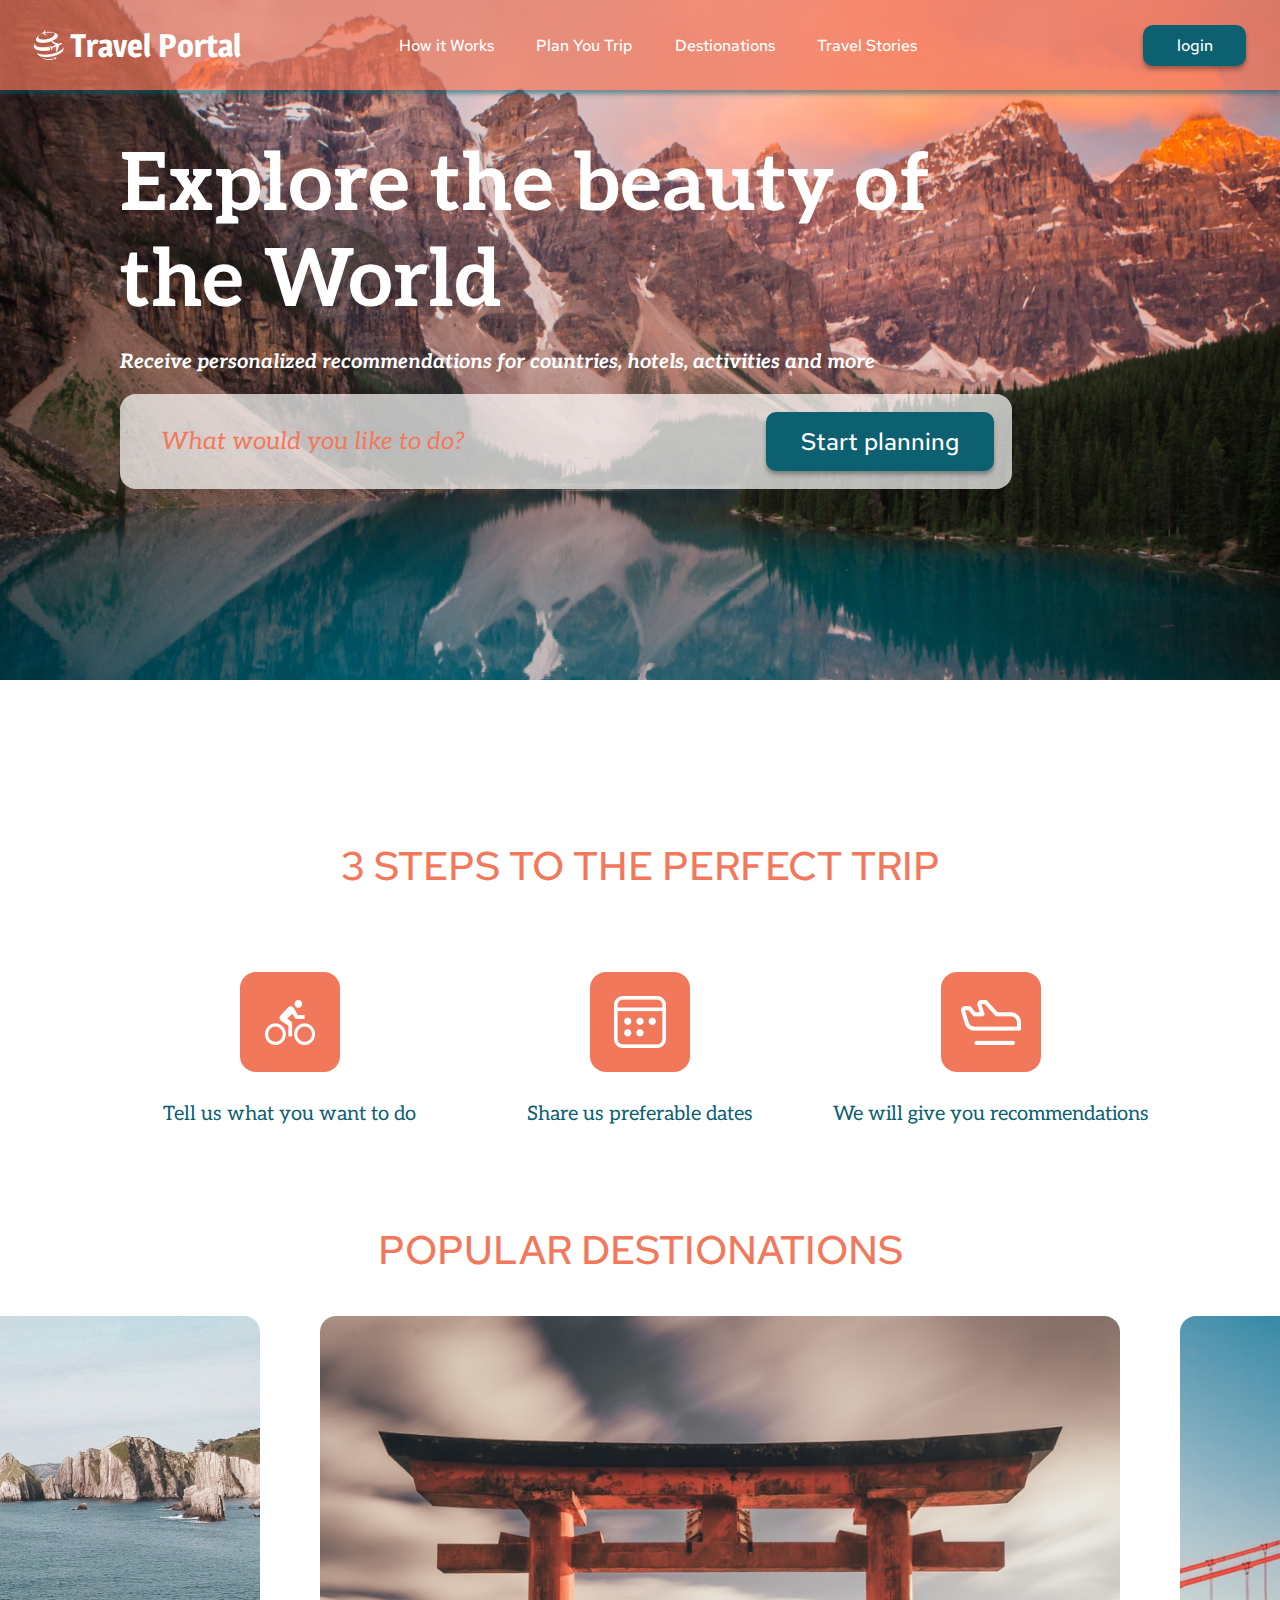
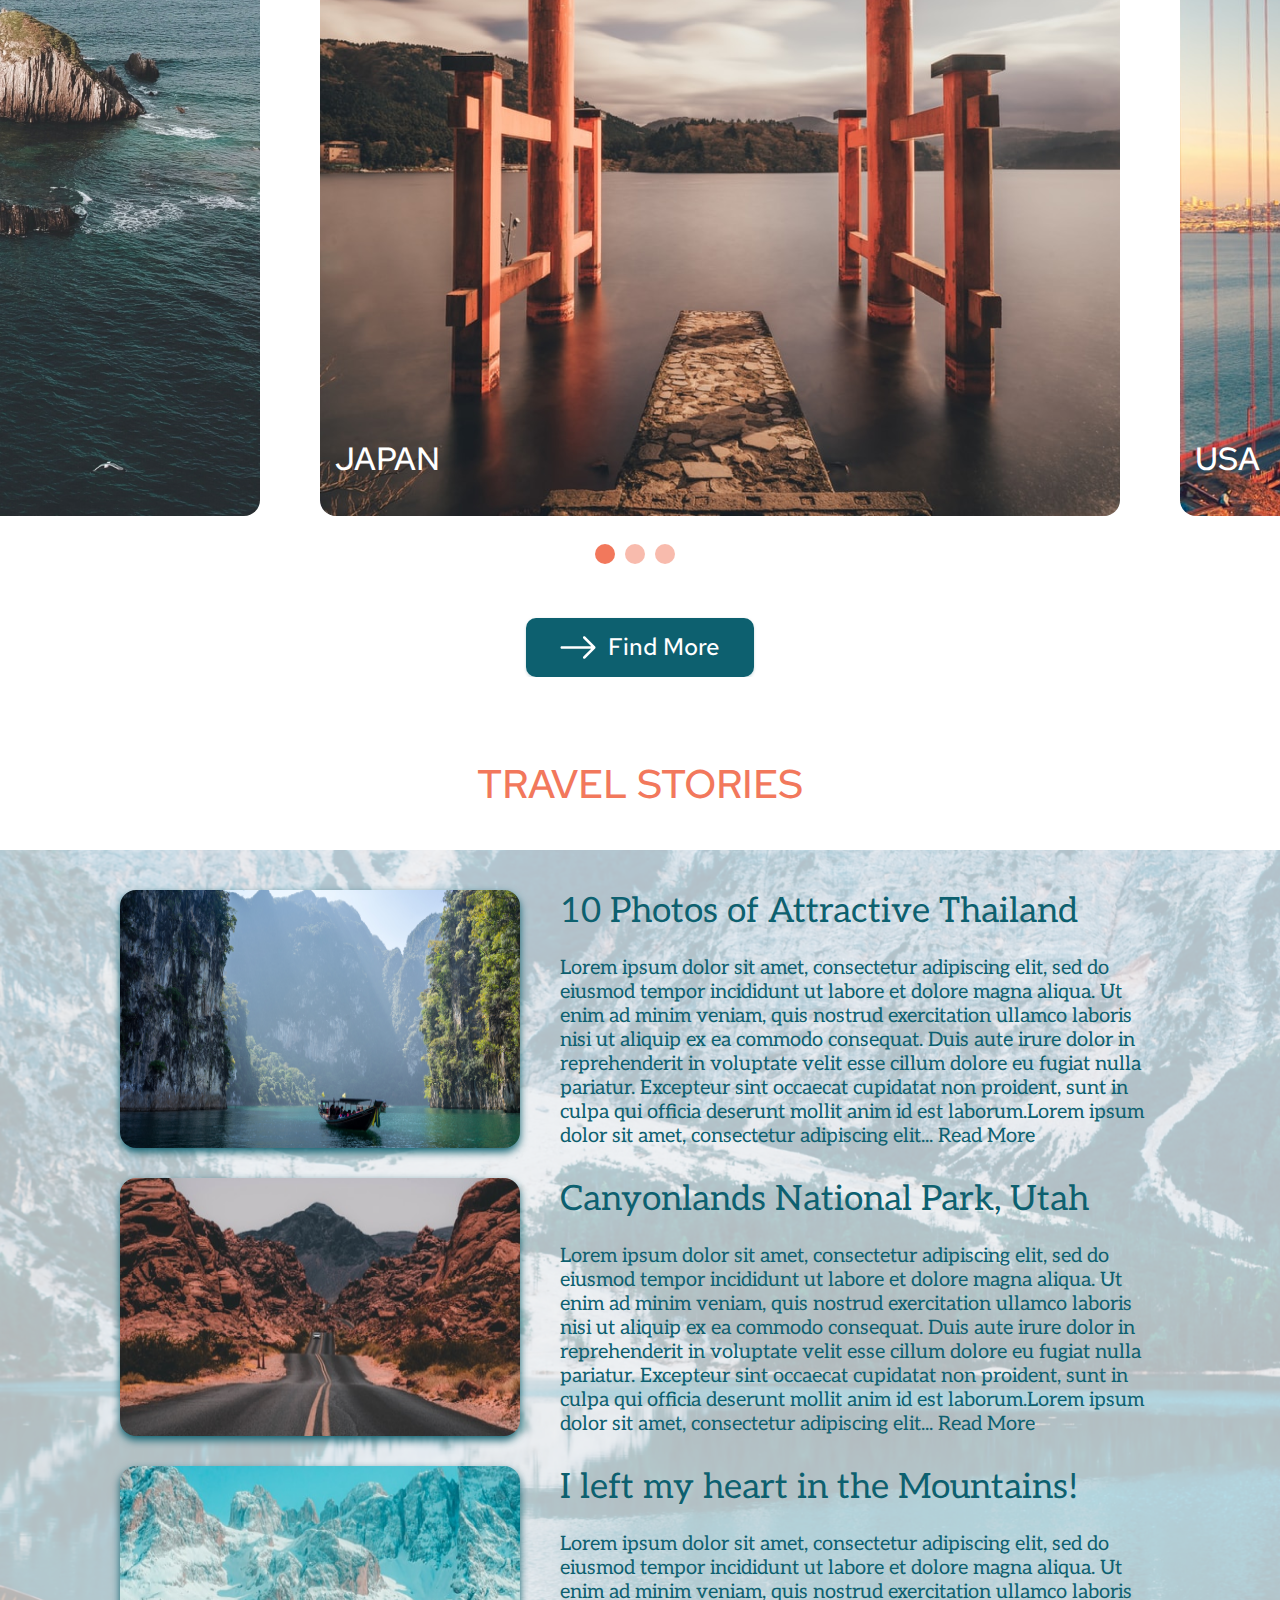
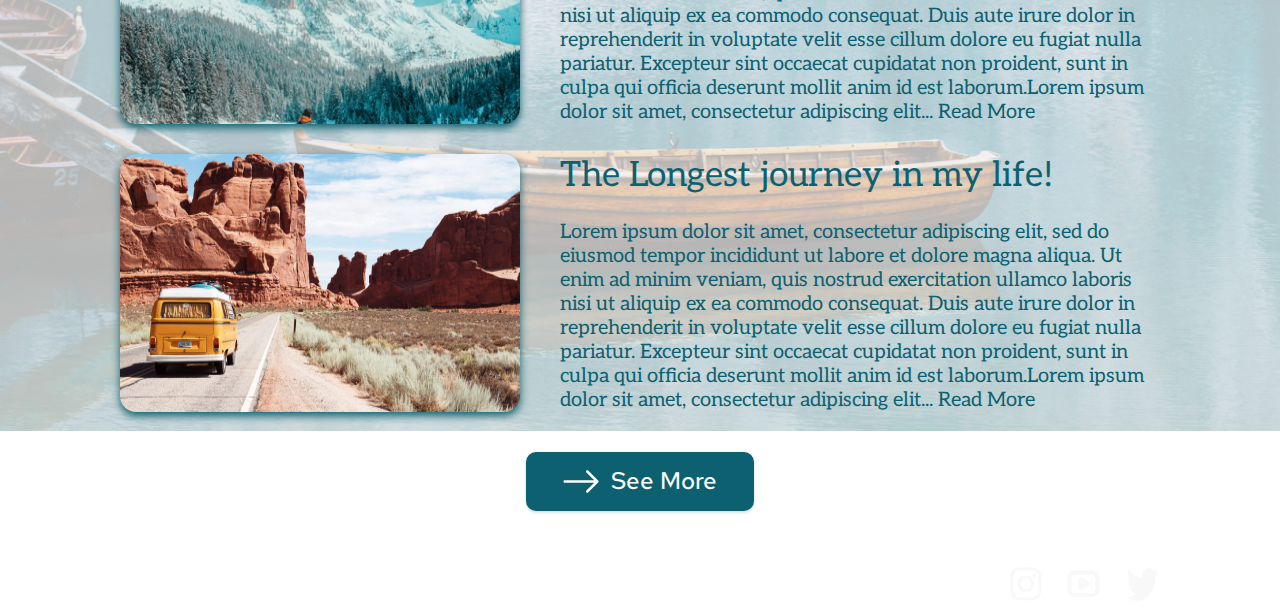
<file: test/travel/index.html>
<!DOCTYPE html>
<html lang="en">
<head>
    <meta charset="UTF-8">
    <meta http-equiv="X-UA-Compatible" content="IE=edge">
    <meta name="viewport" content="width=device-width, initial-scale=1.0">
    <title>Travel prject</title>
    <link rel="stylesheet" href="index.css">
    <link rel="preconnect" href="https://fonts.googleapis.com">
    <link rel="preconnect" href="https://fonts.googleapis.com">
    <link rel="preconnect" href="https://fonts.gstatic.com" crossorigin>
    <link href="https://fonts.googleapis.com/css2?family=Magra&family=Red+Hat+Text:wght@300;400;500&display=swap" rel="stylesheet">
    <link rel="preconnect" href="https://fonts.googleapis.com">
    <link rel="preconnect" href="https://fonts.gstatic.com" crossorigin>
    <link href="https://fonts.googleapis.com/css2?family=Aleo&family=Magra&family=Red+Hat+Text:wght@300;400;700&display=swap" rel="stylesheet">
</head>
<body>
    <header> 
        <div class="logo">
            <img src="..//travel/Vector.png" alt="logo" width="30px" height="30px" class="logoimg">
            <p class="logotext">Travel Portal</p>
        </div>
        <nav>
            <div class="nav-burger">
                <img src="./Mobile/header/eva_menu-outline.svg" alt="" class="nav-burger-img">
            </div>
            <ul class="nav-list">
                <li class="nav-item">How it Works</li>
                <li class="nav-item">Plan You Trip</li>
                <li class="nav-item">Destionations</li>
                <li class="nav-item">Travel Stories</li>
            </ul>
        </nav>
        <button class="login-button">
            login
        </button>
    </header>
    <main>
        <section class="explore">
            <img src="../travel/back1.png" alt="background" class="headerbackground">
            <img src="./Mobile/garrett-parker-DlkF4-dbCOU-unsplash 2.png" alt="" class="headerbackground-mobile">;
            <div class="content">
                <h1>Explore the beauty of</h1>
                <h1>the World</h1>
                <p class="section1text">Receive personalized recommendations for countries, hotels, activities and more</p>
                <div class="to-do">
                    <p class="youlike">What would you like to do?</p>
                    <button class="planning">Start planning</button>
                </div>
            </div>
        </section>
        <section class="stepssection">
            <h2 class="steps">3 STEPS TO THE PERFECT TRIP</h2>
            <div class="perfect-trip">
                <div class="stepsblock"> 
                    <div class="rectangle"> 
                        <img src="..//travel/steps/velo.png" alt="velo" class="stepsimg">
                    </div>
                        <p class="stepsp" >Tell us what you want to do</p>
                </div>
                <div class="stepsblock">
                <div class="rectangle">
                    <img src="..//travel/steps/cal.png" alt="calendar" class="stepsimg">
                </div>
              <p class="stepsp p2">Share us preferable dates </p>
            </div>
            <div class="stepsblock">
                <div class="rectangle">
                    <img src="..//travel/steps/air.png" alt="airlines" class="stepsimg">
                </div>
                <p class="stepsp p3">We will give you recommendations</p>
            </div>
        </div>
        </section>
        <section class="destinationssection">
            <h2 class="destinationh">popular destionations</h2>
            <div class="destination-mobile">
                <img src="./Mobile/slider/1.png" alt="" class="destinationimg-mobile">
                <img src="./Mobile/slider/2.png" alt="" class="destinationimg-mobile">
                <img src="./Mobile/slider/3.png" alt="" class="destinationimg-mobile">
            </div>
            <div class="destinations">
                <div class="destionation">
                    <img src="..//travel/destionations/1.png" alt="???" class="destinationimg img1">
                    <p class="destination-name">?</p>
                </div>
                <div class="destination">
                    <img src="..//travel/destionations/2.png" alt="japan" class="destinationimg img2">
                    <p class="destination-name">japan</p>
                </div>
                <div class="destination">
                    <img src="..//travel/destionations/3.png" alt="usa" class="destinationimg img3">
                    <p class="destination-name">usa</p>
                </div>    
                </div>
        <div class="dottes">
            <div class="ellips"></div>
            <div class="ellips off"></div>
            <div class="ellips off"></div>
        </div >
        <div>
            <img src="./Mobile/slider/right.svg" alt="" class="swipe">
            <img src="./Mobile/slider/right.svg" alt="" class="swipe left">
        </div>
        <div class="find-more-button">
        <button class="find-more"> <img src="./buttons/Vector.svg" alt="стрелка" class="arrow"> Find More</button>
    </div>    
    </section>
        <section class="storiessection">
            <h2 class="storieshad">travel stories</h2>
            <div class="filter">
            </div>
                <img src="./stories/back.png" alt="background" class="storyback">
                <img src="./Mobile/stories/back.png" alt="" class="storyback-mobile">
                <div class="stories">
                    <div class="story">
                        <img src="./stories/story1.png" alt="storyimg" class="storyimg">
                        <img src="./Mobile/stories/1.png" alt="" class="storyimg-mobile">
                        <div>
                            <h3>10 Photos of Attractive Thailand</h3>
                            <p class="storytext-mobile">Lorem ipsum dolor sit amet, consectetur adipiscing elit, sed do eiusmod tempor incididunt ut labore et dolore magna aliqua. Ut enim ad minim veniam, quis nostrud exercitation ullamco laboris nisi ut aliquip ex ea commodo consequat. Duis aute irure dolor in reprehenderit in voluptate velit esse cillum dolore eu fugiat nulla.Lorem ipsum dolor sit a... Read More</p>
                            <p class="storytext">Lorem ipsum dolor sit amet, consectetur adipiscing elit, sed do eiusmod tempor incididunt ut labore et dolore magna aliqua. Ut enim ad minim veniam, quis nostrud exercitation ullamco laboris nisi ut aliquip ex ea commodo consequat. Duis aute irure dolor in reprehenderit in voluptate velit esse cillum dolore eu fugiat nulla pariatur. Excepteur sint occaecat cupidatat non proident, sunt in culpa qui officia deserunt mollit anim id est laborum.Lorem ipsum dolor sit amet, consectetur adipiscing elit... Read More</p>
                         </div>
                    </div>
                    <div class="story">
                        <img src="./stories/story2.png" alt="img" class="storyimg">
                        <img src="./Mobile/stories/2.png" alt="" class="storyimg-mobile">
                        <div>
                        <h3>Canyonlands National Park, Utah</h3>
                        <p class="storytext-mobile">Lorem ipsum dolor sit amet, consectetur adipiscing elit, sed do eiusmod tempor incididunt ut labore et dolore magna aliqua. Ut enim ad minim veniam, quis nostrud exercitation ullamco laboris nisi ut aliquip ex ea commodo consequat. Duis aute irure dolor in reprehenderit in voluptate velit esse cillum dolore eu fugiat nulla.Lorem ipsum dolor sit a... Read More</p>
                            
                        <p class="storytext">Lorem ipsum dolor sit amet, consectetur adipiscing elit, sed do eiusmod tempor incididunt ut labore et dolore magna aliqua. Ut enim ad minim veniam, quis nostrud exercitation ullamco laboris nisi ut aliquip ex ea commodo consequat. Duis aute irure dolor in reprehenderit in voluptate velit esse cillum dolore eu fugiat nulla pariatur. Excepteur sint occaecat cupidatat non proident, sunt in culpa qui officia deserunt mollit anim id est laborum.Lorem ipsum dolor sit amet, consectetur adipiscing elit... Read More</p>
                        </div>
                    </div>
                    <div class="story">
                        <img src="./stories/story3.png" alt="img" class="storyimg">
                        <img src="./Mobile/stories/3.png" alt="" class="storyimg-mobile">
                        <div> 
                            <h3>I left my heart in the Mountains!</h3>
                            <p class="storytext-mobile">Lorem ipsum dolor sit amet, consectetur adipiscing elit, sed do eiusmod tempor incididunt ut labore et dolore magna aliqua. Ut enim ad minim veniam, quis nostrud exercitation ullamco laboris nisi ut aliquip ex ea commodo consequat. Duis aute irure dolor in reprehenderit in voluptate velit esse cillum dolore eu fugiat nulla.Lorem ipsum dolor sit a... Read More</p>
                            <p class="storytext">Lorem ipsum dolor sit amet, consectetur adipiscing elit, sed do eiusmod tempor incididunt ut labore et dolore magna aliqua. Ut enim ad minim veniam, quis nostrud exercitation ullamco laboris nisi ut aliquip ex ea commodo consequat. Duis aute irure dolor in reprehenderit in voluptate velit esse cillum dolore eu fugiat nulla pariatur. Excepteur sint occaecat cupidatat non proident, sunt in culpa qui officia deserunt mollit anim id est laborum.Lorem ipsum dolor sit amet, consectetur adipiscing elit... Read More</p>
                            </div>
                    </div>
                    <div class="story">
                        <img src="./stories/story4.png" alt="img" class="storyimg">
                        <img src="./Mobile/stories/4.png" alt="" class="storyimg-mobile">
                        <div>
                            <h3>The Longest journey in my life!</h3>
                            <p class="storytext-mobile">Lorem ipsum dolor sit amet, consectetur adipiscing elit, sed do eiusmod tempor incididunt ut labore et dolore magna aliqua. Ut enim ad minim veniam, quis nostrud exercitation ullamco laboris nisi ut aliquip ex ea commodo consequat. Duis aute irure dolor in reprehenderit in voluptate velit esse cillum dolore eu fugiat nulla.Lorem ipsum dolor sit a... Read More</p>
                            <p class="storytext">Lorem ipsum dolor sit amet, consectetur adipiscing elit, sed do eiusmod tempor incididunt ut labore et dolore magna aliqua. Ut enim ad minim veniam, quis nostrud exercitation ullamco laboris nisi ut aliquip ex ea commodo consequat. Duis aute irure dolor in reprehenderit in voluptate velit esse cillum dolore eu fugiat nulla pariatur. Excepteur sint occaecat cupidatat non proident, sunt in culpa qui officia deserunt mollit anim id est laborum.Lorem ipsum dolor sit amet, consectetur adipiscing elit... Read More</p>
                            </div>
                    </div>
                    </div>
            <div class="find-more-button">
                <button class="see-more"> <img src="./buttons/Vector.svg" alt="стрелка" class="arrow"> See More</button>
            </div>   
        </section>
    </main>
    <footer>
<p class="footerp">All Rights Reserved © Travel Portal</p>
<div class="footerimg">
    <img src="./footer/Vector.png" alt="">
    <img src="./footer/Vector (1).png" alt="">
    <img src="./footer/Vector (2).png" alt="">
</div>
    </footer>
</body>
</html>
</file>
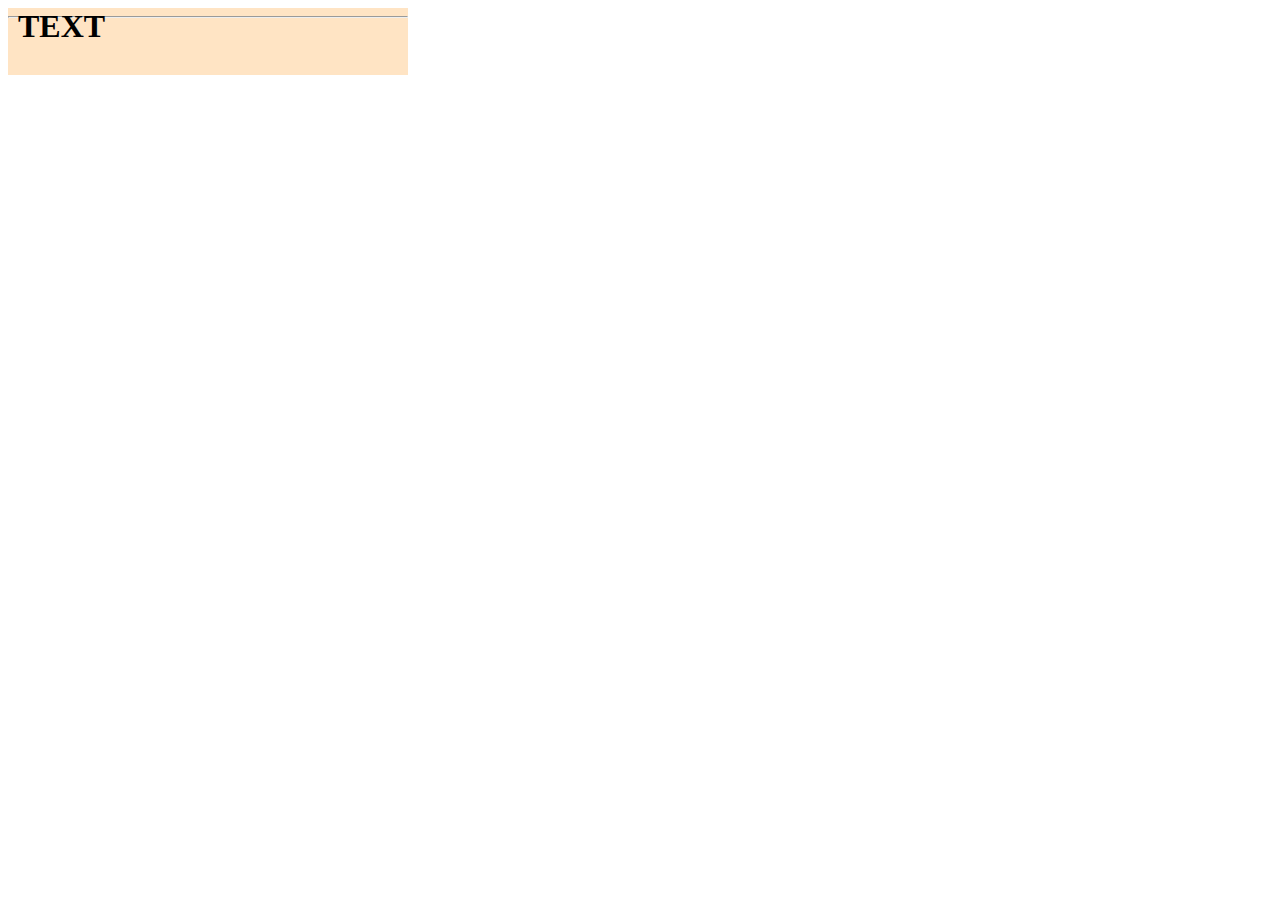
<file: test/line/line.html>
<!DOCTYPE html>
<html lang="en">
<head>
    <meta charset="UTF-8">
    <meta http-equiv="X-UA-Compatible" content="IE=edge">
    <meta name="viewport" content="width=device-width, initial-scale=1.0">
    <title>Document</title>
    <style>
        hr {
            width: auto;
        }
        .text {
            z-index: 10;
            margin: 10px;
            position: relative;
            bottom: 20px;
        }
        .background {
            display: inline-block;
            background-color: bisque;
            width: 400px;
        }
    </style>
</head>
<body>
    <div class="background">
        <hr>
        <h1 class="text">TEXT</h1>

    </div>
</body>
</html>
</file>
<file: test/travel/index.css>
* {
    box-sizing: border-box;
}
html {
    max-width: 1440px;
    margin: auto;
}
body {
    padding: 0px;
    margin: 0px;
    background-color: #FFFFFF;
    max-width: 1440px;
    margin: auto;
    min-width: 390px;
    /* overflow: hidden; */
    position: relative;    
}

.swipe {
    display: none;
}
.headerbackground-mobile {
    display: none;
}
.storyback-mobile {
    display: none;
}
.storyimg-mobile {
    display: none;
}
.destination-mobile {
    display: none;
}
.nav-burger {
    display: none;
}
.headerbackground {
    width: 100%;
    position: absolute;
    z-index: -1;
}
div {
    padding: 0px;
    margin: 0px;
}
header {
    position: absolute;
    width: 100%;
    height: 90px;
    /* top: 0px;
    right: 0px; */
    background: rgba(242, 120, 92, 0.7);
    box-shadow: 0px 4px 4px rgba(13, 96, 111, 0.5);
    display: flex;
    justify-content: center;
    /* padding: 0px 120px 0px 120px; */
    align-items: center;
    z-index: 10;
    
}
.logo {
    display: flex;
}
.logoimg {
    margin: auto;
    padding: auto;
    margin-right: 6px;
}
nav {
    display: flex;
    align-items: center;
    padding: 0px;
}
.logotext {
    display: flex;
    align-items: center;
    font-family: 'Magra';
    font-style: normal;
    font-weight: 600;
    font-size: 32px;
    line-height: 39px;
    color: #FFFFFF;
    margin-left: 0px;
}
.nav-list {
    display: flex;
    list-style: none;
    display: flex;
    align-items: center;
    padding: 0px;
    gap: 42px;
    margin: 0px 226px 0px 158px ;
}
.nav-item {
    font-family: 'Red Hat Text';
    font-style: normal;
    font-weight: 500;
    font-size: 16px;
    line-height: 21px;
    color: #FFFFFF;
}
button {
    background: #0D606F;
    box-shadow: 0px 4px 4px rgba(0, 0, 0, 0.25), 0px 2px 3px rgba(13, 96, 111, 0.16);
    border-radius: 10px;
    border: 0px;
    font-family: 'Red Hat Text';
    font-style: normal;
    font-weight: 500;
    font-size: 16px;
    line-height: 21px;
    color: #FFFFFF;
}
.login-button {
    width: 103px;
    height: 41px;
}
.explore {
    width: 100%;
    height: 100%;
    position: relative;
    margin-bottom: 350px;
}
.content {
    /* position: ; */
    width: 100%;
    height: 100%;
    padding-top: 120px;
    padding-left: 120px;
}
h1 {
    margin: 0px;
    padding: 0px;
    color: #FFFFFF;
    font-family: 'Aleo';
    font-style: normal;
    font-weight: 700;
    font-size: 80px;
    line-height: 96px;
}
p {
    color: #FFFFFF;
}
.section1text {
    font-family: 'Aleo';
    font-style: italic;
    font-weight: 700;
    font-size: 20px;
    line-height: 24px;
}
.to-do {
    width: 892px;
    height: 95px;
    display: flex;
    padding: 0px 18px 0px 41px;
    background: rgba(255, 255, 255, 0.7);
    border-radius: 16px;
    align-items: center;
    justify-content: space-between;
}
.planning {
    width: 228px;
    height: 59px;
    font-family: 'Red Hat Text';
    font-style: normal;
    font-weight: 500;
    font-size: 24px;
    line-height: 32px;
}
.youlike {
    font-family: 'Aleo';
    font-style: italic;
    font-weight: 400;
    font-size: 24px;
    line-height: 29px;
    color: #F2785C;
    padding: 0px;
    margin: 0px;
}
.stepssection {
    width: 100%;
    margin-top: 80px;
    padding: 0px 131px 0px 131px;

}
h2 {
    margin: 0px;
    padding: 0px;
    font-family: 'Red Hat Text';
    font-style: normal;
    font-weight: 500;
    font-size: 40px;
    line-height: 53px;
    color: #F2785C;
    text-align: center;
    text-transform: uppercase;
}
.perfect-trip {
    display: flex;
    justify-content: space-between;
    margin-top: 80px;
    width: 100%;
}
.steps {
    text-align: center;
    text-transform: uppercase;
    font-family: 'Red Hat Text';
    font-style: normal;
    font-weight: 500;
    font-size: 40px;
    line-height: 53px;
    color:  #F2785C;
}
.stepsblock {
    display: block;
    width: 317px;
}
.rectangle {
    width: 100px;
    height: 100px;
    border-radius: 16px;
    background: #F2785C;
    display: flex;
    margin: auto;
    margin-bottom: 30px;
}
.stepsimg {
    margin: auto;
    padding: auto;
}
.stepsp {
    font-family: 'Aleo';
    font-style: normal;
    font-weight: 400;
    font-size: 20px;
    line-height: 24px;
    color: #0D606F;
    text-align: center;
    margin: 0px;
}
.destinationssection {
    overflow: hidden;
    margin-top: 97px;
}
.destinationh {
    margin-bottom: 40px;
}
.destinations {
    position: relative;
    display: flex;
    justify-content: space-between;
    margin-left: -540px;
    width: 100%;
}
.destination {
 position: relative;
}
.destinationimg {
    border-radius: 16px;
    margin-right: 60px;
}
.destination-name {
    position: absolute;
    left: 15px;
    bottom: 40px;
    text-transform: uppercase;
    font-family: 'Red Hat Text';
    font-style: normal;
    font-weight: 500;
    font-size: 32px;
    line-height: 42px;
    color: #FFFFFF;
    margin: 0px;
    padding: 0px;
}
.ellips {
    width: 20px;
    height: 20px;
    border-radius: 50%;
    background: rgb(242, 120, 92);
    margin-right: 10px;
    margin-top: 24px;
}
.off {
    opacity: 0.5;
}
.dottes {
    display: flex;
    justify-content: center;
}
.find-more-button {
    display: flex;
    justify-content: center;
    align-items: center;
}
.find-more{
    display: flex;
    justify-content: center;
    margin-top: 53.5px;
    width: 228px;
    height: 59px;
    box-shadow: 0px 0px 3px rgba(13, 96, 111, 0.08), 0px 2px 3px rgba(13, 96, 111, 0.16);
    border-radius: 10px;
    font-family: 'Red Hat Text';
    font-style: normal;
    font-weight: 500;
    font-size: 24px;
    line-height: 32px;
    color: #FFFFFF;
    display: flex;
    justify-content: center;
    align-items: center;
}
.arrow {
    margin-right: 12.5px;
}
.storiessection {
    margin-top: 80px;
    position: relative;
}
.storyback {
    position: absolute;
    z-index: -10;
    width: 100%;
}
.filter {
    position: absolute;
    width: 100%;
    height: 1270px;
    background: rgba(255, 255, 255, 0.7);
    position: absolute;
    z-index: -1;
}
.storieshad {
    margin-bottom: 40px;
}
.stories {
    display: block;
    padding: 40px 125px 0px 120px;
}
.story {
    display: flex;
    margin-bottom: 30px;
    gap: 40px
}

.storyimg {
    filter: drop-shadow(0px 4px 4px #0D606F);
    border-radius: 16px;
}
h3 {
    font-family: 'Aleo';
    font-style: normal;
    font-weight: 400;
    font-size: 35px;
    line-height: 42px;
    color: #0D606F;
    margin: 0px;
    margin-bottom: 24px;
}
.storytext {
    padding: 0px;
    margin: 0px;
    font-family: 'Aleo';
    font-style: normal;
    font-weight: 400;
    font-size: 20px;
    line-height: 24px;
    color: #0D606F;
}
.storytext-mobile {
    display: none;
}
.see-more {
    margin-top: 10px;
    display: flex;
    justify-content: center;
    align-items: center;
    width: 228px;
    height: 59px;
    background: #0D606F;
    box-shadow: 0px 0px 3px rgba(13, 96, 111, 0.08), 0px 2px 3px rgba(13, 96, 111, 0.16);
    border-radius: 10px;
    font-family: 'Red Hat Text';
    font-style: normal;
    font-weight: 500;
    font-size: 24px;
    line-height: 32px;
    color: #FFFFFF;
}
.footerp {  
font-family: 'Red Hat Text';
font-style: normal;
font-weight: 500;
font-size: 16px;
line-height: 21px;

color: #FFFFFf;
padding: 0px;
margin: 0px;
text-align: center;
}
footer {
    margin-top: 0px;
    display: flex;
    justify-content: flex-end;
    align-items: center;
    width: 100%;
    height: 61px;
    margin-top: 43px;
    padding-right: 121.5px;
    box-sizing: border-box;
}
.footerimg {
    display: flex;
    margin-left: 329.4px;
    gap: 24.2px;

}
@media screen and (max-width: 391px) {
    body {
        max-width: 390px;
        min-width: 320px;
        overflow: hidden;
    }
    .headerbackground {
      display: none;
    }
    .headerbackground-mobile {
        width: 100%;
        /* height: 100%; */
        position: absolute;
        z-index: -1;
        display: block;
    }
    .nav-list: {
        display: none;
    }
    .nav-burger {
        display: block;
    }
    header {
        height: 75px;  
        width: 100%;
        background: none;
        box-shadow: none; 
        display: flex;
        justify-content: space-between;
        padding: 45px 20px 0px 16px;
    }
    .logoimg {
        margin: 0px;
    }
    nav {
        width: 32px;
    }
    .content {
        width: 100%;
        padding: 122px 15px 0px 15px;
        margin: 0px;
        }
    .to-do {
        width: 360px;
        height: 48px;
        padding: 0px 9px 0px 16px;
    }
    .youlike {
        font-family: 'Aleo';
        font-style: italic;
        font-weight: 400;
        font-size: 14px;
        line-height: 17px;
    }
    button {
        width: 92px;
        height: 30px;
        box-shadow: 0px 0px 3px rgba(13, 96, 111, 0.08), 0px 2px 3px rgba(13, 96, 111, 0.16);
        border-radius: 10px;
        font-family: 'Red Hat Text';
        font-style: normal;
        font-weight: 500;
        font-size: 11px;
        line-height: 15px;
    }
    h1 {
        display: none;
    }
    .nav-list {
        display: hidden;
    }
    .login-button {
        display: none;
    }
    .logotext {
        display: none;
    }
    .nav-item {
        display: none;
    }
    .section1text {
        display: none
    }
    .explore {
        margin-bottom: 0px;
    }
    .stepssection {
        margin-top: 81px;
        padding: 0px 15px 0px 15px;
    }
    .steps {
        font-style: normal;
        font-weight: 500;
        font-size: 14px;
        line-height: 19px;
    }
    .perfect-trip {
        margin-top: 20px;
    }
    .planning {
        width: 92px;
        height: 30px;
        font-family: 'Red Hat Text';
font-style: normal;
font-weight: 500;
font-size: 11px;
line-height: 15px;
    }
</file>
